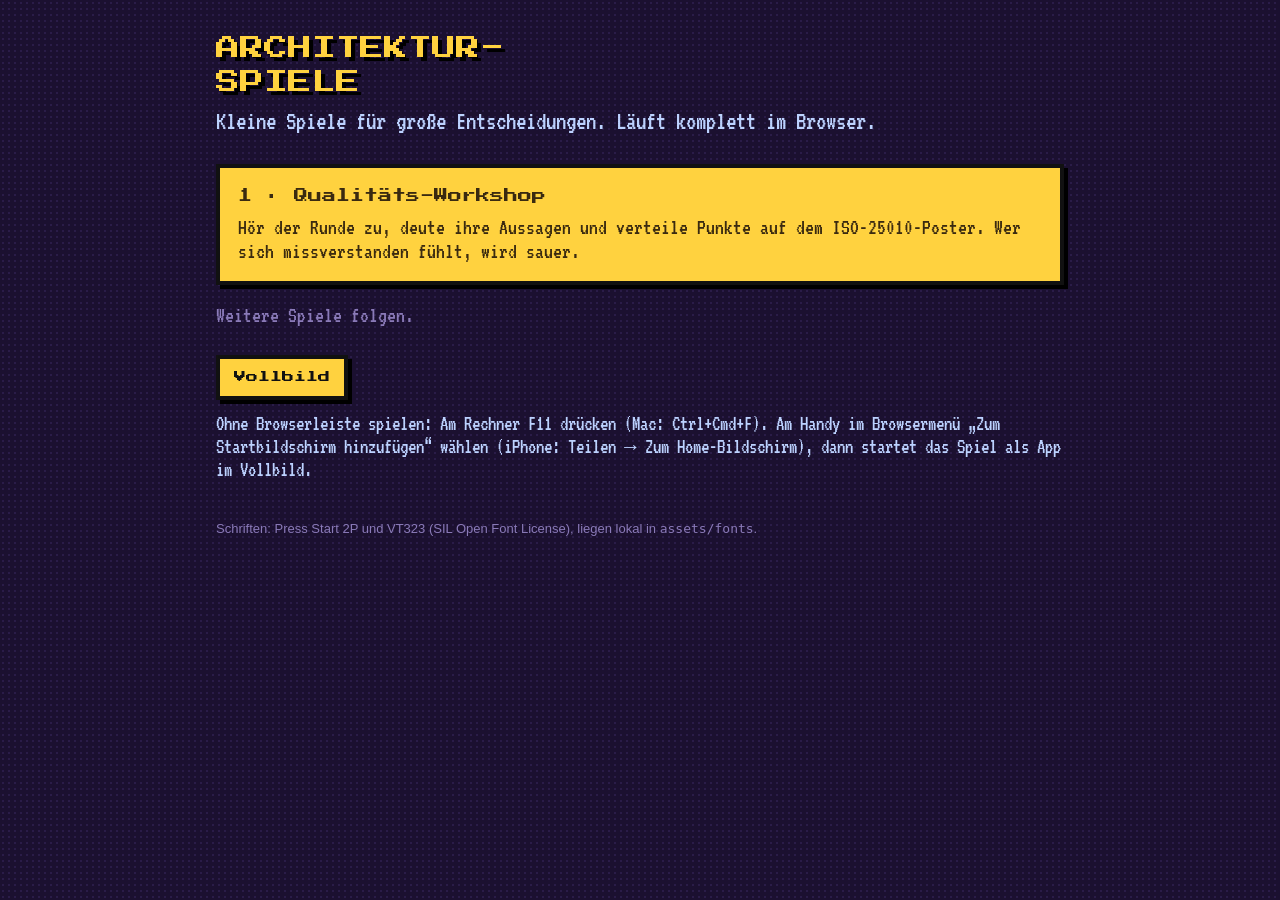
<file: index.html>
<!doctype html>
<html lang="de">
<head>
  <meta charset="utf-8">
  <meta name="viewport" content="width=device-width, initial-scale=1">
  <title>Architekturspiele</title>
  <meta name="description" content="Kleine Browserspiele rund um Softwarearchitektur.">
  <meta name="theme-color" content="#0d0820">
  <link rel="manifest" href="manifest.webmanifest">
  <link rel="apple-touch-icon" href="assets/icons/apple-touch-icon.png">
  <meta name="mobile-web-app-capable" content="yes">
  <meta name="apple-mobile-web-app-capable" content="yes">
  <meta name="apple-mobile-web-app-status-bar-style" content="black-translucent">
  <meta name="apple-mobile-web-app-title" content="Archi-Spiele">
  <link rel="stylesheet" href="assets/retro.css">
  <style>
    .wrap { max-width: 880px; margin: 0 auto; padding: 32px 16px 64px; }
    h1 { font: 24px/1.4 var(--px); color: var(--yellow); text-shadow: 4px 4px 0 #000; margin: 0 0 8px; }
    .sub { font: 26px/1.1 var(--vt); color: #bcd2ff; margin: 0 0 28px; }
    .games { display: grid; gap: 18px; }
    a.game { display: block; text-decoration: none; color: inherit; }
    .game .pxbtn { display: block; padding: 18px; }
    .game b { display: block; font: 14px/1.5 var(--px); margin-bottom: 8px; }
    .game span { display: block; font: 22px/1.1 var(--vt); color: #3a2a10; }
    .soon { margin-top: 18px; font: 22px/1.1 var(--vt); color: #8a7ab8; }
    .app-box { margin-top: 28px; display: flex; flex-wrap: wrap; gap: 12px; align-items: center; }
    .app-box .tip { flex: 1 1 100%; margin: 0; font: 21px/1.1 var(--vt); color: #bcd2ff; }
    footer { margin-top: 40px; font-size: 13px; color: #8a7ab8; }
    footer a { color: #9ad0ff; }
  </style>
</head>
<body>
  <div class="wrap">
    <h1>ARCHITEKTUR-<br>SPIELE</h1>
    <p class="sub">Kleine Spiele für große Entscheidungen. Läuft komplett im Browser.</p>
    <div class="games">
      <a class="game" href="games/quality-workshop/">
        <span class="pxbtn">
          <b>1 · Qualitäts-Workshop</b>
          <span>Hör der Runde zu, deute ihre Aussagen und verteile Punkte auf dem ISO-25010-Poster. Wer sich missverstanden fühlt, wird sauer.</span>
        </span>
      </a>
    </div>
    <p class="soon">Weitere Spiele folgen.</p>
    <div class="app-box">
      <button class="pxbtn" id="installBtn" type="button" hidden>Als App installieren</button>
      <button class="pxbtn" id="fullBtn" type="button" hidden>Vollbild</button>
      <p class="tip">Ohne Browserleiste spielen: Am Rechner F11 drücken (Mac: Ctrl+Cmd+F). Am Handy im Browsermenü „Zum Startbildschirm hinzufügen“ wählen (iPhone: Teilen &rarr; Zum Home-Bildschirm), dann startet das Spiel als App im Vollbild.</p>
    </div>
    <footer>Schriften: Press Start 2P und VT323 (SIL Open Font License), liegen lokal in <code>assets/fonts</code>.</footer>
  </div>
  <script>
    if ('serviceWorker' in navigator && location.protocol.indexOf('http') === 0) {
      window.addEventListener('load', function () { navigator.serviceWorker.register('sw.js').catch(function () {}); });
    }
    var deferred = null, installBtn = document.getElementById('installBtn'), fullBtn = document.getElementById('fullBtn');
    window.addEventListener('beforeinstallprompt', function (e) { e.preventDefault(); deferred = e; installBtn.hidden = false; });
    installBtn.addEventListener('click', function () { if (deferred) { deferred.prompt(); deferred = null; installBtn.hidden = true; } });
    window.addEventListener('appinstalled', function () { installBtn.hidden = true; });
    if (document.fullscreenEnabled) {
      fullBtn.hidden = false;
      fullBtn.addEventListener('click', function () { if (document.fullscreenElement) document.exitFullscreen(); else document.documentElement.requestFullscreen().catch(function () {}); });
    }
  </script>
</body>
</html>
</file>
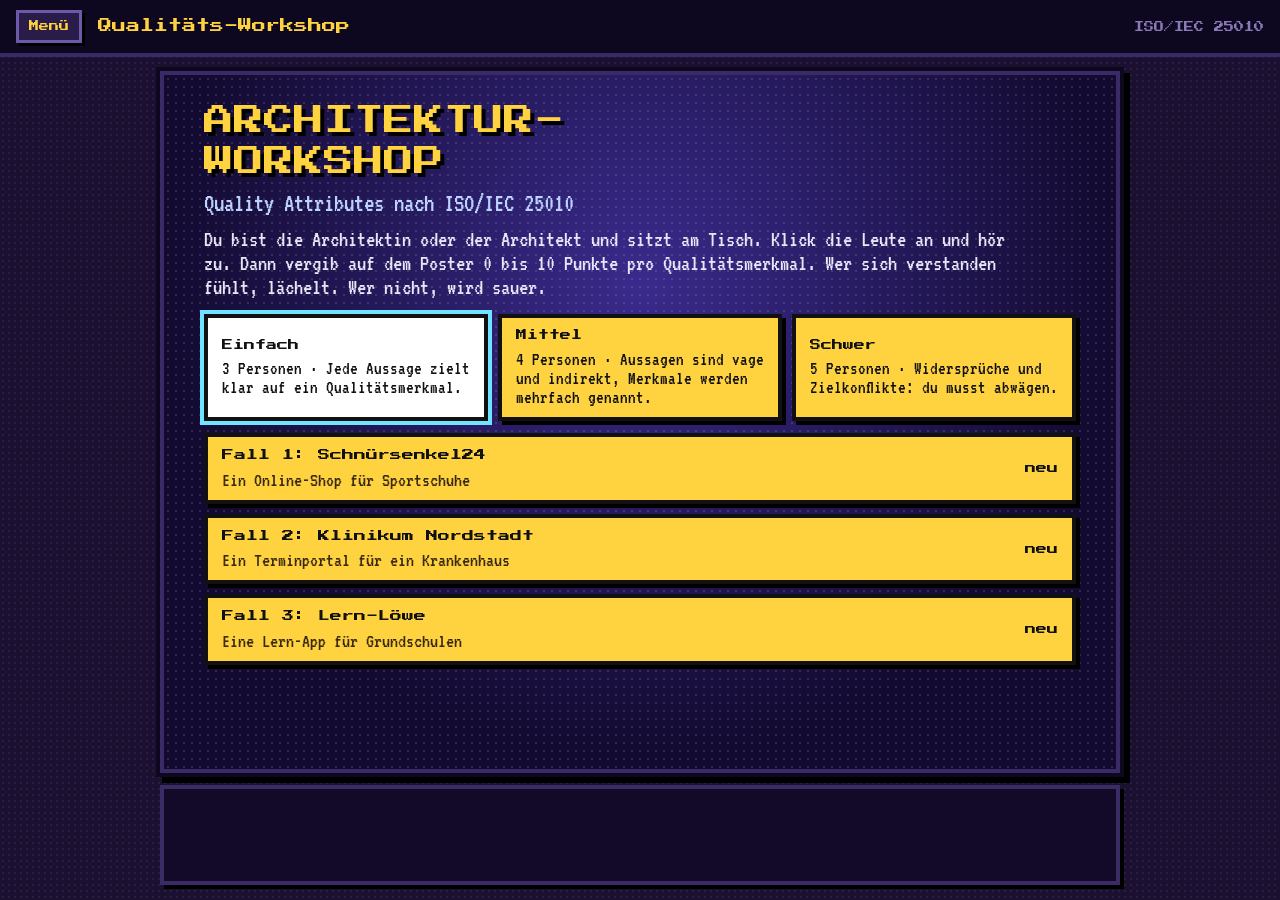
<file: games/quality-workshop/index.html>
<!doctype html>
<html lang="de">
<head>
  <meta charset="utf-8">
  <meta name="viewport" content="width=device-width, initial-scale=1">
  <title>Qualitäts-Workshop – Architekturspiele</title>
  <meta name="description" content="Hör den Beteiligten zu und bewerte die Qualitätsmerkmale nach ISO 25010 auf dem Radar-Poster.">
  <meta name="theme-color" content="#0d0820">
  <link rel="manifest" href="../../manifest.webmanifest">
  <link rel="apple-touch-icon" href="../../assets/icons/apple-touch-icon.png">
  <meta name="mobile-web-app-capable" content="yes">
  <meta name="apple-mobile-web-app-capable" content="yes">
  <meta name="apple-mobile-web-app-status-bar-style" content="black-translucent">
  <meta name="apple-mobile-web-app-title" content="Archi-Spiele">
  <link rel="stylesheet" href="../../assets/retro.css">
  <link rel="stylesheet" href="style.css">
</head>
<body>
  <header class="topbar">
    <a class="btn back" href="../../">Menü</a>
    <h1>Qualitäts-Workshop</h1>
    <span class="topbar-note">ISO/IEC 25010</span>
  </header>

  <main class="layout">
    <section class="stage-col">
      <div class="frame">
        <div class="stage-wrap" id="stageWrap">
          <div id="stage">

            <!-- Raum -->
            <svg id="room" viewBox="0 0 960 700" width="960" height="700" shape-rendering="crispEdges" aria-hidden="true">
              <rect width="960" height="300" fill="#3f7d8c"/>
              <rect y="0" width="960" height="14" fill="#2f6270"/>
              <rect y="204" width="960" height="96" fill="#2c5a68"/>
              <rect y="204" width="960" height="6" fill="#d8c9a0"/>
              <rect y="210" width="960" height="3" fill="#1d3f4a"/>
              <!-- Fenster -->
              <rect x="52" y="36" width="216" height="150" fill="#e8dcc0"/>
              <rect x="62" y="46" width="196" height="130" fill="#79c7f2"/>
              <rect x="62" y="46" width="196" height="30" fill="#5db4e8"/>
              <rect x="86" y="92" width="52" height="10" fill="#fff"/><rect x="98" y="84" width="40" height="10" fill="#fff"/>
              <rect x="176" y="110" width="60" height="10" fill="#fff"/><rect x="188" y="102" width="40" height="10" fill="#fff"/>
              <rect x="224" y="52" width="22" height="22" fill="#ffe36b"/><rect x="220" y="56" width="30" height="14" fill="#ffe36b"/>
              <rect x="62" y="130" width="196" height="46" fill="#5a7f9c"/>
              <rect x="70" y="118" width="30" height="58" fill="#6a8aa6"/><rect x="104" y="104" width="24" height="72" fill="#587894"/><rect x="132" y="122" width="40" height="54" fill="#6a8aa6"/><rect x="176" y="112" width="26" height="64" fill="#587894"/><rect x="206" y="126" width="46" height="50" fill="#6a8aa6"/>
              <rect x="156" y="46" width="8" height="130" fill="#e8dcc0"/>
              <rect x="62" y="108" width="196" height="8" fill="#e8dcc0"/>
              <rect x="44" y="184" width="232" height="12" fill="#cbb98c"/>
              <!-- Uhr -->
              <rect x="452" y="26" width="48" height="48" fill="#222"/>
              <rect x="456" y="30" width="40" height="40" fill="#f5f0dc"/>
              <rect x="475" y="34" width="3" height="18" fill="#222"/><rect x="475" y="49" width="14" height="3" fill="#222"/>
              <rect x="474" y="48" width="5" height="5" fill="#c0392b"/>
              <!-- Whiteboard -->
              <rect x="668" y="34" width="240" height="152" fill="#9a9a9a"/>
              <rect x="674" y="40" width="228" height="140" fill="#f4f6f6"/>
              <rect x="684" y="56" width="80" height="6" fill="#2a56c0"/>
              <rect x="684" y="72" width="130" height="6" fill="#2a56c0"/>
              <rect x="684" y="88" width="104" height="6" fill="#c0392b"/>
              <rect x="800" y="110" width="12" height="12" fill="#2a8a4a"/><rect x="820" y="110" width="12" height="12" fill="#2a8a4a"/><rect x="840" y="110" width="12" height="12" fill="#2a8a4a"/>
              <rect x="684" y="110" width="100" height="6" fill="#2a56c0"/>
              <rect x="684" y="150" width="60" height="6" fill="#2a56c0"/>
              <rect x="674" y="180" width="228" height="8" fill="#7a7a7a"/>
              <rect x="700" y="176" width="26" height="6" fill="#c0392b"/><rect x="734" y="176" width="26" height="6" fill="#2a56c0"/>
              <!-- Deckenlampe -->
              <rect x="476" y="0" width="4" height="8" fill="#222"/>
              <!-- Pflanze -->
              <rect x="20" y="236" width="44" height="48" fill="#b5602f"/><rect x="16" y="230" width="52" height="10" fill="#c97a40"/>
              <rect x="26" y="170" width="10" height="60" fill="#2f8a3a"/><rect x="42" y="150" width="10" height="80" fill="#3aa84a"/><rect x="52" y="190" width="10" height="42" fill="#2f8a3a"/>
              <rect x="14" y="182" width="14" height="10" fill="#3aa84a"/><rect x="50" y="162" width="20" height="10" fill="#2f8a3a"/><rect x="30" y="160" width="16" height="10" fill="#3aa84a"/>
              <!-- Bild -->
              <rect x="316" y="46" width="70" height="56" fill="#222"/><rect x="322" y="52" width="58" height="44" fill="#f1d9a4"/>
              <rect x="330" y="78" width="14" height="18" fill="#a05a2a"/><rect x="348" y="66" width="14" height="30" fill="#c06a2a"/><rect x="364" y="72" width="12" height="24" fill="#8a4a1a"/>
              <!-- Boden -->
              <rect y="300" width="960" height="400" fill="#3b3d6b"/>
              <rect y="296" width="960" height="10" fill="#5a3a22"/>
              <rect y="306" width="960" height="4" fill="#2a1a10"/>
              <g fill="#34365e"><rect y="320" width="960" height="3"/><rect y="352" width="960" height="3"/><rect y="388" width="960" height="3"/><rect y="428" width="960" height="3"/><rect y="472" width="960" height="3"/><rect y="520" width="960" height="3"/><rect y="572" width="960" height="3"/><rect y="628" width="960" height="3"/><rect y="688" width="960" height="3"/></g>
              <g fill="#454880"><rect x="40" y="340" width="6" height="3"/><rect x="180" y="460" width="6" height="3"/><rect x="860" y="360" width="6" height="3"/><rect x="800" y="600" width="6" height="3"/><rect x="90" y="620" width="6" height="3"/></g>
            </svg>

            <div id="people"></div>

            <!-- Tisch -->
            <div id="table">
              <canvas id="mug" class="decor" aria-hidden="true"></canvas>
              <canvas id="pad" class="decor" aria-hidden="true"></canvas>
            </div>
            <div id="plates"></div>

            <!-- Poster -->
            <div id="posterStage">
              <div id="poster">
                <svg id="radar" viewBox="-250 -250 500 500" aria-label="Qualitäts-Poster nach ISO 25010"></svg>
              </div>
            </div>

            <div id="bubbles"></div>
            <div id="crt"></div>
          </div>
        </div>
        <!-- Titelbild -->
        <div id="title" class="overlay"></div>
      </div>
      <div id="speechPanel" class="speech-panel" aria-live="polite"></div>
      <div id="verbbar" class="verbbar" data-mode="title">
        <div class="vb-read">
          <div id="readout" class="readout">Fahre mit der Maus über das Poster.</div>
          <div id="status" class="status" role="status" aria-live="polite"></div>
        </div>
        <div class="vb-btns">
          <button class="btn" id="btnOrder" type="button">Auftrag</button>
          <button class="btn" id="btnNotes" type="button">Notizbuch <span id="notesCount" class="count"></span></button>
          <button class="btn" id="btnScale" type="button">Skala</button>
          <button class="btn" id="zoomBtn" type="button">Poster groß</button>
          <button class="btn" id="btnFull" type="button" hidden>Vollbild</button>
          <button class="btn primary vb-play" id="submitBtn" type="button">Einschätzung abgeben</button>
          <button class="btn vb-result" id="btnResult" type="button">Auswertung</button>
          <button class="btn primary vb-result" id="btnNext" type="button">Nächster Fall</button>
          <button class="btn vb-result" id="btnAgain" type="button">Nochmal</button>
          <button class="btn vb-result" id="btnMenu" type="button">Fallauswahl</button>
        </div>
      </div>
      <p class="hint-mobile">Tipp: Tippe auf die Personen, um ihnen zuzuhören.</p>
    </section>

  </main>

  <div id="modal" class="modal" hidden>
    <div class="sheet" role="dialog" aria-modal="true" aria-labelledby="sheetTitle">
      <header class="sheet-head"><h2 id="sheetTitle">Auftrag</h2><button class="sheet-x" id="sheetClose" type="button" aria-label="Schließen">&times;</button></header>
      <div class="sheet-body">
        <section data-sheet="order"><p id="orderText" class="order">Wähle einen Fall im Titelbild.</p><div class="sheet-actions"><button class="btn primary" data-close type="button">Los geht&rsquo;s</button></div></section>
        <section data-sheet="notes"><div id="notes" class="notes"></div></section>
        <section data-sheet="scale"><p class="scale-intro">So viele Punkte bedeuten so viel:</p><table id="scale" class="scale"></table></section>
        <section data-sheet="result"><div id="resultBody"></div></section>
      </div>
    </div>
  </div>

  <div id="fullView" class="fullview" hidden role="dialog" aria-label="Poster im Vollbild">
    <div class="fv-bar">
      <div id="readoutFull" class="inset readout">Tippe oder ziehe auf dem Poster, um Punkte zu vergeben.</div>
      <div class="btn-row">
        <button class="btn" id="fullClose" type="button">&larr; Zum Tisch</button>
        <button class="btn primary" id="fullSubmit" type="button">Einschätzung abgeben</button>
      </div>
      <div id="statusFull" class="status" role="status" aria-live="polite"></div>
      <div id="fullLegend" class="fv-legend" hidden><b style="color:#1f4fd8">&mdash;</b> deine Punkte &nbsp; <b style="color:#16883e">- -</b> gemeint</div>
    </div>
    <div id="fullHolder" class="fv-holder"></div>
  </div>

  <script>
    if ('serviceWorker' in navigator && location.protocol.indexOf('http') === 0) {
      window.addEventListener('load', function () { navigator.serviceWorker.register('../../sw.js').catch(function () {}); });
    }
  </script>
  <script src="data.js"></script>
  <script src="sprites.js"></script>
  <script src="game.js"></script>
</body>
</html>
</file>
<file: assets/retro.css>
/* Gemeinsame Optik der Spielesammlung: Fonts, Win95-Fenster, Pixel-Buttons. */
@font-face {
  font-family: 'Press Start 2P';
  src: url('fonts/press-start-2p-latin-400-normal.woff2') format('woff2');
  font-display: swap;
}
@font-face {
  font-family: 'VT323';
  src: url('fonts/vt323-latin-400-normal.woff2') format('woff2');
  font-display: swap;
}

:root {
  --bg: #1b1030;
  --ink: #111;
  --win: #c0c0c0;
  --navy: #000080;
  --yellow: #ffd23f;
  --px: 'Press Start 2P', 'Courier New', monospace;
  --vt: 'VT323', 'Courier New', monospace;
  --ui: Tahoma, Verdana, 'Segoe UI', sans-serif;
}

* { box-sizing: border-box; }

html, body { margin: 0; }
body {
  background: var(--bg);
  background-image: radial-gradient(#2a1c48 1px, transparent 1px);
  background-size: 6px 6px;
  color: #eee;
  font-family: var(--ui);
}

.pxbtn {
  background: var(--yellow);
  color: var(--ink);
  border: 4px solid var(--ink);
  box-shadow: 4px 4px 0 #000;
  padding: 10px 14px;
  font: 12px/1.4 var(--px);
  cursor: pointer;
  text-align: left;
}
.pxbtn:hover { background: #fff0a0; }
.pxbtn:active { transform: translate(3px, 3px); box-shadow: 1px 1px 0 #000; }
.pxbtn:focus-visible { outline: 3px dashed #fff; outline-offset: 3px; }
.pxbtn[disabled] { background: #7a7a8c; color: #3a3a4a; cursor: not-allowed; box-shadow: 4px 4px 0 #000; transform: none; }
</file>
<file: games/quality-workshop/style.css>
/* Qualitäts-Workshop: Seitenlayout, Bühne (960x640 logisch, wird skaliert) und Sidebar. */
.topbar {
  display: flex; align-items: center; gap: 16px;
  padding: 10px 16px;
  background: #0d0820;
  border-bottom: 4px solid #3a2a66;
}
.topbar h1 { font: 14px/1.3 var(--px); margin: 0; color: var(--yellow); flex: 1; }
.topbar .back { text-decoration: none; padding: 7px 10px; }
.topbar-note { font: 10px var(--px); color: #8a7ab8; }

.layout {
  display: grid;
  grid-template-columns: minmax(0, 1fr) 340px;
  gap: 16px;
  max-width: 1400px;
  margin: 0 auto;
  padding: 14px;
  align-items: start;
}
@media (max-width: 1000px) { .layout { grid-template-columns: minmax(0, 1fr); } }

.frame { position: relative; border: 4px solid #3a2a66; background: #000; box-shadow: 0 0 0 4px #0d0820, 6px 6px 0 4px #000; }
.stage-wrap { position: relative; width: 100%; aspect-ratio: 960 / 700; overflow: hidden; }
#stage {
  position: absolute; left: 0; top: 0; width: 960px; height: 700px;
  transform-origin: 0 0; overflow: hidden;
  font-family: var(--vt);
  background: #222;
  user-select: none; -webkit-user-select: none;
}
.hint-mobile { display: none; color: #9a8ac8; font-size: 13px; }
@media (max-width: 800px) { .hint-mobile { display: block; } }

#room { position: absolute; left: 0; top: 0; }
.person.side canvas { -webkit-mask-image: linear-gradient(to bottom, #000 0, #000 70%, transparent 96%); mask-image: linear-gradient(to bottom, #000 0, #000 70%, transparent 96%); }

/* Personen */
#people { position: absolute; inset: 0; z-index: 1; }
.person {
  position: absolute; width: 144px; height: 180px;
  padding: 0; border: 0; background: none; cursor: pointer;
  animation: bob 2.6s steps(1) infinite;
}
.person canvas { width: 144px; height: 180px; image-rendering: pixelated; display: block; }
.person:hover canvas, .person:focus-visible canvas { filter: brightness(1.18); }
.person:focus-visible { outline: 3px dashed #fff; outline-offset: 4px; }
@keyframes bob { 0%, 100% { transform: translateY(0); } 50% { transform: translateY(-3px); } }
.person.hop { animation: hop .6s steps(6) 2; }
@keyframes hop { 0%, 100% { transform: translateY(0); } 50% { transform: translateY(-14px); } }
.person.shake { animation: shake .4s steps(4) 3; }
@keyframes shake { 0%, 100% { transform: translateX(0); } 25% { transform: translateX(-5px); } 75% { transform: translateX(5px); } }
.person .badge {
  position: absolute; right: 8px; top: 2px; min-width: 26px; height: 26px; padding: 0 4px;
  background: var(--yellow); border: 3px solid #111; color: #111;
  font: 18px/20px var(--vt); text-align: center;
}
.person.done .badge { background: #8ae29a; }

/* Tisch: ovale Platte, die Leute sitzen drumherum */
#table {
  position: absolute; left: 120px; top: 296px; width: 720px; height: 380px; z-index: 2;
  border-radius: 50%;
  border: 10px solid #4a2c12;
  background:
    repeating-linear-gradient(180deg, transparent 0 46px, rgba(0,0,0,.2) 46px 49px),
    repeating-linear-gradient(90deg, rgba(255,255,255,.03) 0 3px, transparent 3px 11px),
    radial-gradient(ellipse at 42% 32%, #a56c36, #86552a 60%, #744a26);
  box-shadow: inset 0 5px 0 #c1905a, 0 16px 0 rgba(0,0,0,.35);
  overflow: hidden;
}
#table .decor { position: absolute; image-rendering: pixelated; }
#mug { left: 560px; top: 66px; width: 60px; height: 60px; }
#pad { left: 600px; top: 150px; width: 72px; height: 72px; }

#plates { position: absolute; inset: 0; z-index: 3; pointer-events: none; }
.plate {
  position: absolute; width: 156px; padding: 1px 4px 2px; text-align: center;
  background: #f4ead0; border: 3px solid #2a1a10; box-shadow: 3px 3px 0 rgba(0,0,0,.4);
  font: 19px/1 var(--vt); color: #1a1008;
}
.plate.side { width: 124px; }
.plate small { display: block; font-size: 15px; color: #6a5a40; }

/* Poster auf dem Tisch */
#posterStage {
  position: absolute; left: 240px; top: 322px; width: 480px; height: 378px;
  perspective: 900px; z-index: 4; pointer-events: none;
}
#poster {
  position: absolute; left: 5px; top: -58px; width: 470px; height: 470px;
  transform: rotateX(38deg); transform-origin: 50% 50%;
  transition: transform .5s steps(8);
  pointer-events: auto;
  filter: drop-shadow(8px 10px 0 rgba(0,0,0,.35));
}
#radar { display: block; width: 470px; height: 470px; touch-action: none; cursor: crosshair; font-family: var(--ui); }
#radar .seg { fill: transparent; cursor: crosshair; }
#radar .seg.locked { cursor: default; }
#radar text { pointer-events: none; }
.axis-label { font: bold 13.5px var(--ui); fill: #2a1a10; }
.axis-label.untouched { fill: #a02a20; }
.axis-label.hot { fill: #0a3fc0; }

/* Sprechblasen */
#bubbles { position: absolute; inset: 0; z-index: 12; pointer-events: none; }
.bubble {
  position: absolute; max-width: 540px; width: max-content;
  background: #fffbe8; color: #111; border: 4px solid #111;
  padding: 8px 12px 10px; font: 25px/1.05 var(--vt);
  box-shadow: 4px 4px 0 rgba(0,0,0,.45);
}
.bubble .who {
  display: inline-block; background: #111; color: var(--c, #fff);
  font: 9px/1 var(--px); padding: 4px 6px; margin-bottom: 6px;
}
.bubble .tail {
  position: absolute; bottom: -14px; width: 16px; height: 16px; margin-left: -8px;
  background: #fffbe8; border: 4px solid #111; border-top: 0; border-left: 0; transform: rotate(45deg);
}
.bubble.small { max-width: 160px; font-size: 21px; }

/* CRT-Look */
#crt {
  position: absolute; inset: 0; z-index: 40; pointer-events: none;
  background: repeating-linear-gradient(180deg, rgba(0,0,0,0) 0 2px, rgba(0,0,0,.035) 2px 3px);
  box-shadow: inset 0 0 70px rgba(0,0,0,.25);
}

/* Titelbild */
.overlay {
  position: absolute; inset: 0; z-index: 30; display: none;
  background: radial-gradient(circle at 50% 30%, #3a2a8c, #120a30 70%);
  color: #fff; padding: 22px 40px; overflow: hidden;
}
.overlay.on { display: block; }
.overlay::before {
  content: ''; position: absolute; inset: 0;
  background-image: radial-gradient(rgba(255,255,255,.12) 1px, transparent 1px); background-size: 8px 8px;
}
.overlay > * { position: relative; }
.t-title { font: 30px/1.35 var(--px); color: var(--yellow); text-shadow: 4px 4px 0 #000; margin: 4px 0 8px; }
.t-sub { font: 26px/1 var(--vt); color: #bcd2ff; margin: 0 0 12px; }
.t-how { font: 23px/1.05 var(--vt); color: #e6e6f6; max-width: 820px; margin: 0 0 14px; }
.t-levels { display: flex; gap: 10px; margin-bottom: 12px; }
.t-levels .pxbtn { flex: 1; font-size: 11px; }
.t-levels .pxbtn small { display: block; font: 19px/1 var(--vt); margin-top: 6px; }
.t-levels .pxbtn.sel { background: #fff; outline: 4px solid #6fe3ff; }
.t-cases { display: grid; gap: 10px; }
.t-cases .pxbtn { display: flex; justify-content: space-between; align-items: center; gap: 12px; }
.t-cases .pxbtn span:first-child { font-size: 12px; }
.t-cases .pxbtn small { font: 20px/1 var(--vt); display: block; margin-top: 6px; color: #3a2a10; }
.t-best { font: 11px var(--px); white-space: nowrap; }

/* Leiste unter der Bühne (Verben wie im Adventure) */
.stage-col { max-width: min(100%, calc((100vh - 200px) * 960 / 700)); min-width: min(100%, 640px); margin: 0 auto; width: 100%; }
body.portrait .stage-col { max-width: none; min-width: 0; }
.layout { grid-template-columns: minmax(0, 1fr); }
.btn {
  background: #2a1c48; color: var(--yellow);
  border: 3px solid #6a5aa8; box-shadow: 3px 3px 0 #000;
  padding: 9px 11px; font: 10px/1.3 var(--px); cursor: pointer; text-align: center;
}
.btn:hover { background: #3a2a66; color: #fff; }
.btn:active { transform: translate(2px, 2px); box-shadow: 1px 1px 0 #000; }
.btn:focus-visible { outline: 3px dashed #fff; outline-offset: 2px; }
.btn.primary { background: var(--yellow); color: #111; border-color: #111; }
.btn.primary:hover { background: #fff0a0; }
.btn[disabled] { opacity: .5; cursor: default; }
.verbbar {
  display: flex; flex-wrap: wrap; align-items: center; gap: 10px; margin-top: 12px; padding: 10px;
  background: #120a28; border: 4px solid #3a2a66; box-shadow: 4px 4px 0 #000;
}
.vb-read { flex: 1 1 260px; min-width: 0; }
.readout { font: 23px/1.05 var(--vt); color: #bcd2ff; min-height: 1.1em; }
.readout b { color: var(--yellow); font-weight: normal; }
.status { font: 21px/1.05 var(--vt); color: #ff9a8a; }
.status:empty { display: none; }
.vb-btns { display: flex; flex-wrap: wrap; gap: 8px; }
.verbbar[data-mode="title"] .vb-btns, .verbbar[data-mode="title"] .vb-read { visibility: hidden; }
.verbbar .vb-result { display: none; }
.verbbar[data-mode="result"] .vb-result { display: inline-block; }
.verbbar[data-mode="result"] .vb-play { display: none; }
.count { color: #fff; }

/* Blätter (Auftrag, Notizbuch, Skala, Auswertung) liegen nur auf Wunsch über der Szene */
body.modal-open { overflow: hidden; }
.modal { position: fixed; inset: 0; z-index: 150; display: flex; align-items: center; justify-content: center; padding: 14px; background: rgba(10, 5, 25, .72); }
.modal[hidden] { display: none; }
.sheet {
  width: min(680px, 100%); max-height: 88vh; display: flex; flex-direction: column;
  background: #f1e3bd; color: #2a1a10; border: 4px solid #3a2a18; box-shadow: 6px 6px 0 #000;
  font: 22px/1.1 var(--vt);
}
.sheet-head { display: flex; align-items: center; justify-content: space-between; gap: 10px; padding: 8px 10px; background: #3a2a18; color: var(--yellow); }
.sheet-head h2 { margin: 0; font: 12px/1.3 var(--px); }
.sheet-x { background: none; border: 0; color: var(--yellow); font: 30px/1 var(--vt); cursor: pointer; padding: 0 6px; }
.sheet-x:hover { color: #fff; }
.sheet-body { padding: 14px 16px 16px; overflow: auto; }
.sheet-body > section { display: none; }
.sheet-body > section.on { display: block; }
.sheet-actions { margin-top: 14px; }
.order b { font-weight: normal; font-family: var(--px); font-size: 12px; line-height: 1.5; display: block; margin-bottom: 6px; }
.notes h4 { margin: 12px 0 3px; font: 11px/1.4 var(--px); }
.notes h4:first-child { margin-top: 0; }
.notes h4 i { display: inline-block; width: 12px; height: 12px; margin-right: 6px; border: 2px solid #2a1a10; }
.notes p { margin: 0 0 6px; padding-left: 18px; }
.notes p.unheard { color: #8a7a5a; }
.scale-intro { margin: 0 0 8px; }
.scale { width: 100%; border-collapse: collapse; }
.scale td { padding: 3px 6px; border-bottom: 2px dotted #b89c68; }
.scale td:first-child { width: 64px; font-family: var(--px); font-size: 11px; }
.scale tr.on td { background: #3a2a18; color: var(--yellow); }

/* Auswertung */
.res-score { text-align: center; margin-bottom: 8px; }
.res-score .big { font: 26px var(--px); color: #3a2a18; }
.res-score .rank { font-weight: bold; margin-top: 4px; }
.res-legend { margin: 4px 0 8px; }
.res-legend i { display: inline-block; width: 18px; height: 0; border-top: 3px solid; vertical-align: middle; margin: 0 4px 0 8px; }
.res-person { border-top: 3px dotted #b89c68; padding: 6px 0; }
.res-head { display: flex; align-items: center; gap: 8px; margin-bottom: 4px; }
.res-head canvas { width: 48px; height: 60px; image-rendering: pixelated; background: #3f7d8c; border: 3px solid #2a1a10; }
.res-head b { display: block; }
.res-row { margin: 3px 0 8px; font-size: 21px; line-height: 1.05; }
.res-row .nums { font-weight: bold; }
.res-row .ok { color: #1a6a2a; } .res-row .mid { color: #8a5a00; } .res-row .bad { color: #a01a10; }
.res-row q { display: block; color: #5a4a30; quotes: none; }
.res-actions { display: flex; gap: 8px; flex-wrap: wrap; margin-top: 10px; }

/* Poster im Vollbild */
body.noscroll { overflow: hidden; }
.fullview { position: fixed; inset: 0; z-index: 100; display: flex; flex-direction: column; background: #1b1030; }
.fullview[hidden] { display: none; }
.fv-bar {
  display: flex; flex-wrap: wrap; align-items: center; gap: 8px; padding: 8px 10px;
  background: #120a28; color: #bcd2ff; font: 22px/1.05 var(--vt);
  border-bottom: 4px solid #3a2a66;
}
.fv-bar .readout { flex: 1 1 220px; min-height: 0; margin: 0; }
.fv-bar .status { flex: 1 1 100%; margin: 0; min-height: 0; }
.fv-bar .status:empty { display: none; }
.fv-legend { flex: 1 1 100%; }
.fv-holder { flex: 1; min-height: 0; display: flex; background: #f1e3bd; }
#radar.full { width: 100%; height: 100%; cursor: pointer; }
#radar.full .axis-label { font-size: 15px; }

/* Hochformat am Smartphone: Szene als Ausschnitt, Poster darunter in voller Breite */
.speech-panel { display: none; }
body.portrait .speech-panel {
  display: none; margin-top: 10px; min-height: 96px;
  background: #fffbe8; color: #111; border: 4px solid #111; padding: 8px 12px 10px;
  font: 23px/1.1 var(--vt); box-shadow: 4px 4px 0 rgba(0,0,0,.45);
}
.speech-panel p { margin: 0 0 6px; }
.speech-panel .who { display: inline-block; background: #111; color: var(--c, #fff); font: 9px/1 var(--px); padding: 4px 6px; margin-right: 8px; vertical-align: middle; }
.speech-panel .hint { color: #777; }
body.portrait #stage { width: 600px; height: 920px; background: #3b3d6b; }
body.portrait #room { left: -180px; }
body.portrait #table { left: 0; top: 300px; width: 600px; height: 620px; border-radius: 300px 300px 0 0 / 280px 280px 0 0; border-bottom: 0; box-shadow: inset 0 5px 0 #c1905a; }
body.portrait #table .decor { display: none; }
body.portrait #posterStage { left: 17px; top: 352px; width: 566px; height: 540px; }
body.portrait #poster { left: 0; top: -13px; width: 566px; height: 566px; transform: rotateX(26deg); }
body.portrait #radar { width: 100%; height: 100%; }
body.portrait #zoomBtn { display: none; }
body.portrait .overlay { position: fixed; inset: 0; z-index: 200; overflow: auto; padding: 16px 14px; }
body.portrait .t-title { font-size: 18px; }
body.portrait .t-sub { font-size: 22px; }
body.portrait .t-how { font-size: 20px; }
body.portrait .t-levels { flex-direction: column; }
body.portrait .t-levels .pxbtn { font-size: 10px; padding: 8px 10px; }
body.portrait .t-cases .pxbtn span:first-child { font-size: 10px; }
body.portrait .t-best { font-size: 9px; }
body.portrait .layout { padding: 8px; gap: 10px; }
.res-row .hint { display: block; color: #333; font-style: normal; font-size: 12.5px; margin-top: 2px; }
.res-row .hint::first-line { font-weight: normal; }
.res-why { border-top: 2px groove #fff; padding-top: 6px; margin-top: 6px; font-size: 13px; }
.res-why p { margin: 4px 0; }
</file>
